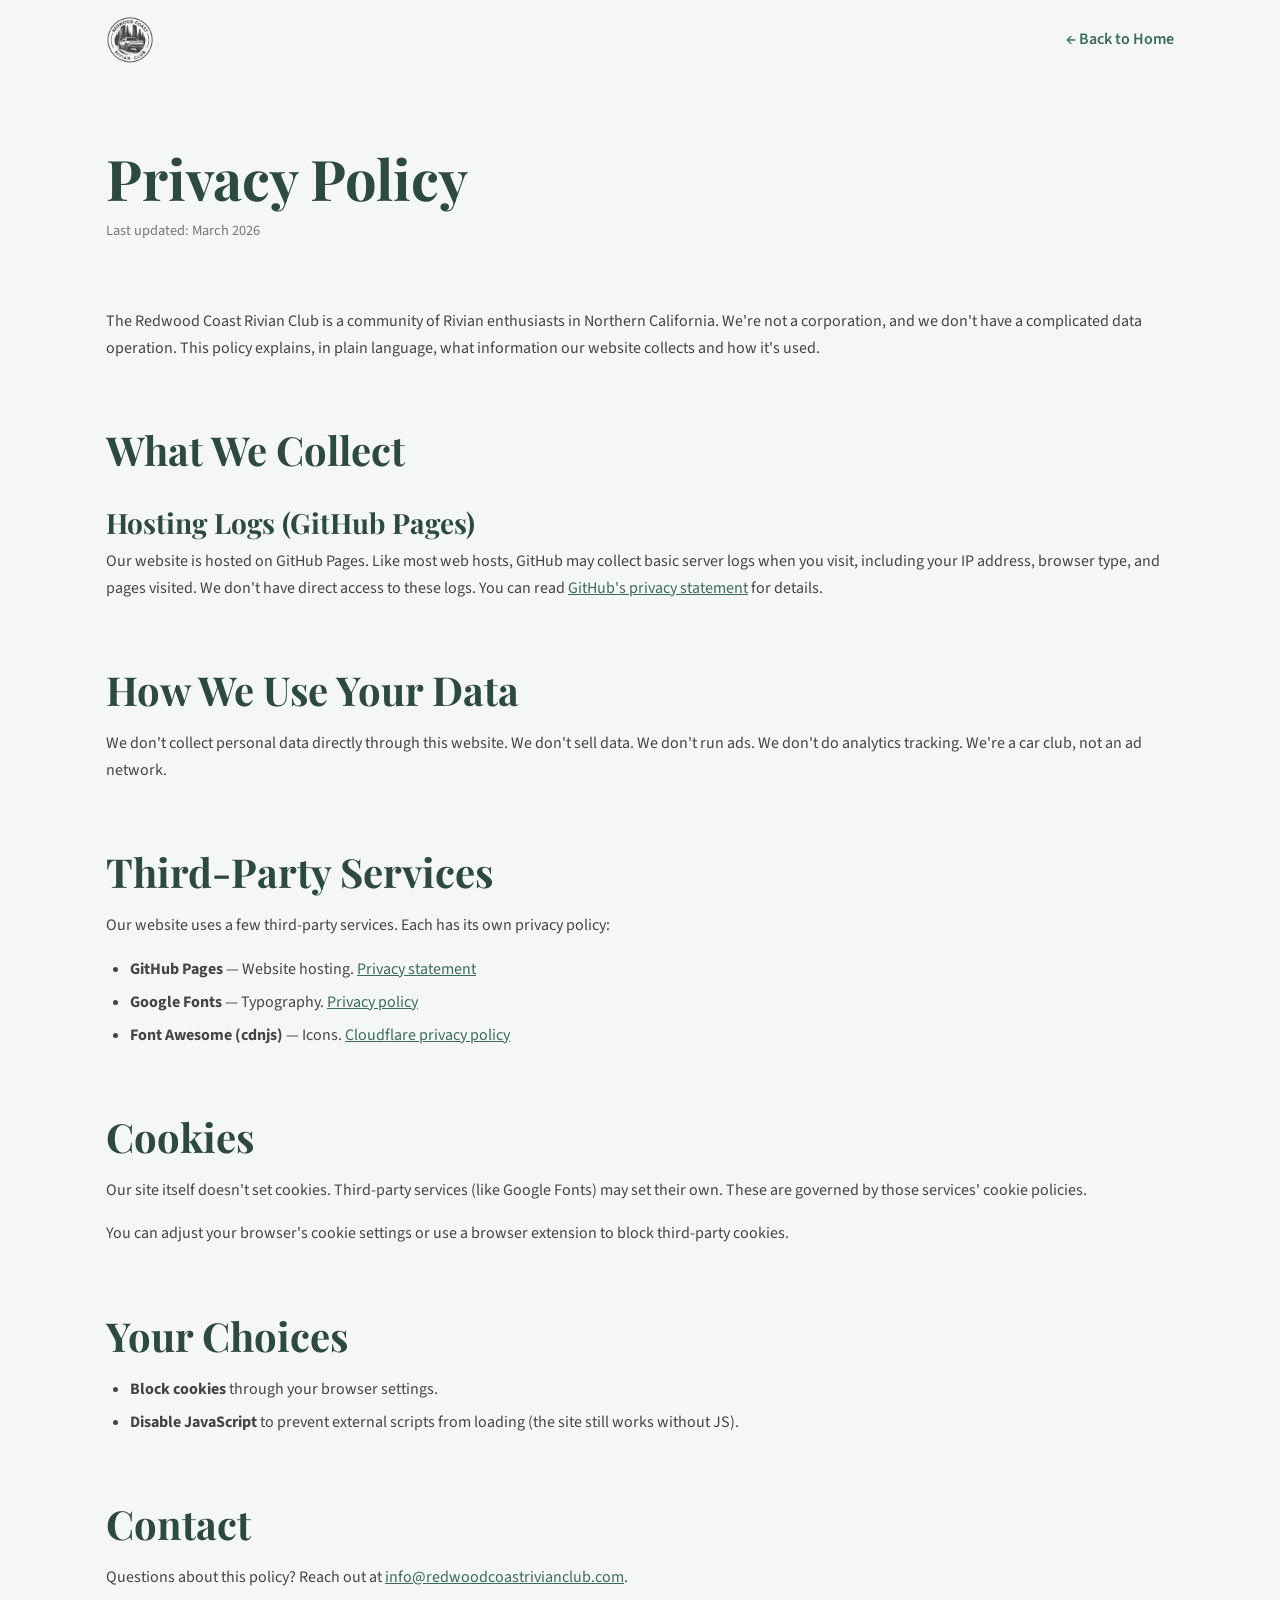
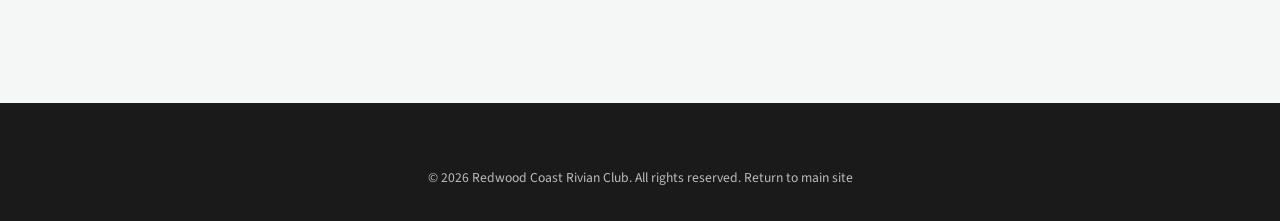
<file: privacy.html>
<!DOCTYPE html>
<html lang="en">
<head>
  <meta charset="UTF-8">
  <meta name="viewport" content="width=device-width, initial-scale=1.0">
  <title>Privacy Policy — Redwood Coast Rivian Club</title>
  <meta name="description" content="Privacy policy for the Redwood Coast Rivian Club website.">
  <link rel="preconnect" href="https://fonts.googleapis.com">
  <link rel="preconnect" href="https://fonts.gstatic.com" crossorigin>
  <link href="https://fonts.googleapis.com/css2?family=Playfair+Display:wght@400;700&family=Source+Sans+3:wght@400;600;700&display=swap" rel="stylesheet">
  <link rel="stylesheet" href="css/style.css">
  <style>
    /* Privacy page-specific layout */
    .privacy-nav {
      display: flex;
      align-items: center;
      justify-content: space-between;
      height: var(--nav-height);
    }
    .privacy-nav img {
      height: 48px;
      width: auto;
    }
    .privacy-nav a {
      font-weight: 600;
    }
    .privacy-body {
      padding-top: var(--space-lg);
      padding-bottom: var(--space-xl);
    }
    .privacy-body h1 {
      margin-bottom: var(--space-xs);
    }
    .privacy-body .last-updated {
      color: #777;
      font-size: 0.9rem;
      margin-bottom: var(--space-lg);
    }
    .privacy-body h2 {
      margin-top: var(--space-lg);
      margin-bottom: var(--space-sm);
    }
    .privacy-body h3 {
      margin-top: var(--space-md);
      margin-bottom: var(--space-xs);
    }
    .privacy-body p,
    .privacy-body li {
      color: #444;
      line-height: 1.7;
    }
    .privacy-body ul {
      list-style: disc;
      padding-left: 1.5rem;
      margin-bottom: var(--space-sm);
    }
    .privacy-body ul li {
      margin-bottom: 6px;
    }
    .privacy-body a {
      text-decoration: underline;
    }
  </style>
</head>
<body>

  <!-- Simplified Navigation -->
  <nav class="nav">
    <div class="container privacy-nav">
      <a href="index.html">
        <img src="images/logo-dark.png" alt="Redwood Coast Rivian Club">
      </a>
      <a href="index.html">&larr; Back to Home</a>
    </div>
  </nav>

  <!-- Privacy Policy Content -->
  <main class="privacy-body">
    <div class="container">

      <h1>Privacy Policy</h1>
      <p class="last-updated">Last updated: March 2026</p>

      <p>The Redwood Coast Rivian Club is a community of Rivian enthusiasts in Northern California. We're not a corporation, and we don't have a complicated data operation. This policy explains, in plain language, what information our website collects and how it's used.</p>

      <h2>What We Collect</h2>

      <h3>Hosting Logs (GitHub Pages)</h3>
      <p>Our website is hosted on GitHub Pages. Like most web hosts, GitHub may collect basic server logs when you visit, including your IP address, browser type, and pages visited. We don't have direct access to these logs. You can read <a href="https://docs.github.com/en/site-policy/privacy-policies/github-general-privacy-statement" target="_blank" rel="noopener">GitHub's privacy statement</a> for details.</p>

      <h2>How We Use Your Data</h2>
      <p>We don't collect personal data directly through this website. We don't sell data. We don't run ads. We don't do analytics tracking. We're a car club, not an ad network.</p>

      <h2>Third-Party Services</h2>
      <p>Our website uses a few third-party services. Each has its own privacy policy:</p>
      <ul>
        <li><strong>GitHub Pages</strong> — Website hosting. <a href="https://docs.github.com/en/site-policy/privacy-policies/github-general-privacy-statement" target="_blank" rel="noopener">Privacy statement</a></li>
        <li><strong>Google Fonts</strong> — Typography. <a href="https://policies.google.com/privacy" target="_blank" rel="noopener">Privacy policy</a></li>
        <li><strong>Font Awesome (cdnjs)</strong> — Icons. <a href="https://www.cloudflare.com/privacypolicy/" target="_blank" rel="noopener">Cloudflare privacy policy</a></li>
      </ul>

      <h2>Cookies</h2>
      <p>Our site itself doesn't set cookies. Third-party services (like Google Fonts) may set their own. These are governed by those services' cookie policies.</p>
      <p>You can adjust your browser's cookie settings or use a browser extension to block third-party cookies.</p>

      <h2>Your Choices</h2>
      <ul>
        <li><strong>Block cookies</strong> through your browser settings.</li>
        <li><strong>Disable JavaScript</strong> to prevent external scripts from loading (the site still works without JS).</li>
      </ul>

      <h2>Contact</h2>
      <p>Questions about this policy? Reach out at <a href="mailto:info@redwoodcoastrivianclub.com">info@redwoodcoastrivianclub.com</a>.</p>

    </div>
  </main>

  <!-- Footer -->
  <footer class="footer">
    <div class="container">
      <div class="footer-bottom" style="border-top: none; padding-top: 0;">
        <p>&copy; 2026 Redwood Coast Rivian Club. All rights reserved. <a href="index.html" style="color: rgba(255,255,255,0.7);">Return to main site</a></p>
      </div>
    </div>
  </footer>

</body>
</html>
</file>
<file: css/style.css>
/* ============================
   Redwood Coast Rivian Club
   PNW Nature Theme
   ============================ */

:root {
  /* Brand palette — Pacific Northwest Nature */
  --forest: #2D4A3E;
  --evergreen: #3A6B5C;
  --mist: #B8C9C0;
  --fog: #E8EDEA;
  --cloud: #F5F7F6;
  --bark: #8B6F4E;
  --white: #FFFFFF;
  --charcoal: #1A1A1A;

  /* Typography */
  --font-heading: 'Playfair Display', Georgia, serif;
  --font-body: 'Source Sans 3', -apple-system, BlinkMacSystemFont, sans-serif;

  /* Spacing */
  --space-xs: 8px;
  --space-sm: 16px;
  --space-md: 32px;
  --space-lg: 64px;
  --space-xl: 96px;

  /* Layout */
  --nav-height: 80px;
  --container-max: 1100px;
  --hero-image-opacity: 0.72;

  /* Radius */
  --radius-sm: 6px;
  --radius-md: 12px;
  --radius-lg: 20px;

  /* Shadows */
  --shadow-sm: 0 2px 8px rgba(0,0,0,0.06);
  --shadow-md: 0 8px 24px rgba(0,0,0,0.10);
  --shadow-lg: 0 16px 48px rgba(0,0,0,0.14);
}

/* ============================
   Reset
   ============================ */

*,
*::before,
*::after {
  box-sizing: border-box;
  margin: 0;
  padding: 0;
}

html {
  scroll-behavior: smooth;
  scroll-padding-top: var(--nav-height);
}

body {
  font-family: var(--font-body);
  font-size: 1rem;
  line-height: 1.6;
  color: var(--charcoal);
  background-color: var(--cloud);
  -webkit-font-smoothing: antialiased;
  -moz-osx-font-smoothing: grayscale;
}

img {
  max-width: 100%;
  height: auto;
  display: block;
}

ul, ol {
  list-style: none;
}

a {
  color: var(--evergreen);
  text-decoration: none;
  transition: color 0.3s ease;
}

a:hover {
  color: var(--forest);
}

/* ============================
   Typography
   ============================ */

h1, h2, h3, h4, h5, h6 {
  font-family: var(--font-heading);
  font-weight: 700;
  line-height: 1.2;
  color: var(--forest);
}

h1 {
  font-size: clamp(2rem, 5vw, 3.5rem);
}

h2 {
  font-size: clamp(1.6rem, 4vw, 2.5rem);
}

h3 {
  font-size: clamp(1.25rem, 3vw, 1.75rem);
}

h4 {
  font-size: clamp(1.1rem, 2.5vw, 1.35rem);
}

h5 {
  font-size: clamp(1rem, 2vw, 1.15rem);
}

h6 {
  font-size: clamp(0.9rem, 1.5vw, 1rem);
}

p {
  margin-bottom: var(--space-sm);
}

/* ============================
   Layout Utilities
   ============================ */

.container {
  max-width: var(--container-max);
  margin-left: auto;
  margin-right: auto;
  padding-left: var(--space-sm);
  padding-right: var(--space-sm);
}

.section {
  padding-top: var(--space-xl);
  padding-bottom: var(--space-xl);
}

.section-header {
  text-align: center;
  margin-bottom: var(--space-lg);
}

.section-header h2 {
  margin-bottom: var(--space-xs);
}

.section-header p {
  font-size: 1.125rem;
  color: var(--evergreen);
  max-width: 600px;
  margin-left: auto;
  margin-right: auto;
}

/* ============================
   Buttons
   ============================ */

.btn {
  display: inline-block;
  padding: 14px 32px;
  border-radius: var(--radius-sm);
  font-family: var(--font-body);
  font-size: 1rem;
  font-weight: 600;
  text-align: center;
  cursor: pointer;
  border: 2px solid transparent;
  transition: all 0.3s ease;
}

.btn-primary {
  background-color: var(--evergreen);
  color: var(--white);
  border-color: var(--evergreen);
}

.btn-primary:hover {
  background-color: var(--forest);
  border-color: var(--forest);
  color: var(--white);
  transform: translateY(-2px);
  box-shadow: var(--shadow-md);
}

.btn-outline {
  background-color: transparent;
  color: var(--white);
  border-color: var(--white);
}

.btn-outline:hover {
  background-color: var(--white);
  color: var(--forest);
  transform: translateY(-2px);
  box-shadow: var(--shadow-md);
}

/* ============================
   Navigation
   ============================ */

.nav {
  position: sticky;
  top: 0;
  z-index: 1500;
  background: rgba(245, 247, 246, 0.85);
  backdrop-filter: blur(12px);
  -webkit-backdrop-filter: blur(12px);
  transition: background 0.3s ease, box-shadow 0.3s ease;
}

.nav.scrolled {
  background: rgba(245, 247, 246, 0.95);
  box-shadow: var(--shadow-sm);
}

.nav-inner {
  display: flex;
  align-items: center;
  justify-content: space-between;
  height: var(--nav-height);
}

.nav-logo {
  display: flex;
  align-items: center;
  gap: var(--space-xs);
}

.nav-logo img {
  height: 48px;
  width: auto;
}

.nav-logo-text {
  font-family: var(--font-heading);
  font-size: 1.1rem;
  font-weight: 700;
  color: var(--forest);
  white-space: nowrap;
}

.nav-menu {
  display: flex;
  align-items: center;
  gap: var(--space-lg);
}

.nav-links {
  display: flex;
  gap: 32px;
  align-items: center;
}

.nav-link {
  font-weight: 600;
  color: var(--charcoal);
  position: relative;
  font-size: 0.95rem;
  letter-spacing: 0.01em;
}

.nav-link::after {
  content: '';
  position: absolute;
  bottom: -4px;
  left: 0;
  width: 100%;
  height: 2px;
  background-color: var(--evergreen);
  transform: scaleX(0);
  transform-origin: right;
  transition: transform 0.3s ease;
}

.nav-link:hover {
  color: var(--evergreen);
}

.nav-link:hover::after {
  transform: scaleX(1);
  transform-origin: left;
}

.nav-link.active {
  color: var(--evergreen);
}

.nav-link.active::after {
  transform: scaleX(1);
}

.nav-social {
  display: flex;
  gap: 16px;
  font-size: 1.1rem;
}

.nav-social a {
  color: var(--charcoal);
  transition: color 0.3s ease, transform 0.3s ease;
}

.nav-social a:hover {
  color: var(--evergreen);
  transform: translateY(-1px);
}

/* Hamburger toggle */
.nav-toggle {
  display: none;
  flex-direction: column;
  justify-content: center;
  align-items: center;
  gap: 5px;
  width: 40px;
  height: 40px;
  background: none;
  border: none;
  cursor: pointer;
  padding: 0;
  z-index: 1501;
}

.nav-toggle span {
  display: block;
  width: 24px;
  height: 2px;
  background-color: var(--charcoal);
  border-radius: 2px;
  transition: transform 0.3s ease, opacity 0.3s ease;
}

.nav-toggle.active span:nth-child(1) {
  transform: translateY(7px) rotate(45deg);
  background-color: var(--white);
}

.nav-toggle.active span:nth-child(2) {
  opacity: 0;
}

.nav-toggle.active span:nth-child(3) {
  transform: translateY(-7px) rotate(-45deg);
  background-color: var(--white);
}

/* Mobile menu */
body.menu-open {
  overflow: hidden;
}

@media (max-width: 768px) {
  .nav-logo-text {
    display: none;
  }

  .nav-toggle {
    display: flex;
  }

  .nav-menu {
    position: fixed;
    inset: 0;
    background: var(--forest);
    flex-direction: column;
    justify-content: center;
    align-items: center;
    gap: var(--space-lg);
    opacity: 0;
    visibility: hidden;
    transition: opacity 0.4s ease, visibility 0.4s ease;
    z-index: 2000;
    pointer-events: none;
  }

  .nav-menu.active {
    opacity: 1;
    visibility: visible;
    pointer-events: auto;
  }

  .nav-links {
    flex-direction: column;
    gap: var(--space-md);
    text-align: center;
  }

  .nav-link {
    font-size: 1.6rem;
    color: var(--white);
    opacity: 0;
    transform: translateY(20px);
    transition: opacity 0.4s ease, transform 0.4s ease, color 0.3s ease;
  }

  .nav-link::after {
    background-color: var(--white);
    bottom: -6px;
  }

  .nav-link:hover {
    color: var(--mist);
  }

  .nav-menu.active .nav-link {
    opacity: 1;
    transform: translateY(0);
  }

  .nav-link.active {
    color: var(--mist);
  }

  .nav-link.active::after {
    background-color: var(--white);
  }

  .nav-menu.active li:nth-child(1) .nav-link { transition-delay: 0.1s; }
  .nav-menu.active li:nth-child(2) .nav-link { transition-delay: 0.15s; }
  .nav-menu.active li:nth-child(3) .nav-link { transition-delay: 0.2s; }
  .nav-menu.active li:nth-child(4) .nav-link { transition-delay: 0.25s; }

  .nav-social {
    gap: var(--space-md);
    font-size: 1.4rem;
  }

  .nav-social a {
    color: rgba(255, 255, 255, 0.7);
  }

  .nav-social a:hover {
    color: var(--white);
  }
}

/* ============================
   Hero Section
   ============================ */

.hero {
  position: relative;
  min-height: 100vh;
  min-height: 100svh;
  display: flex;
  align-items: center;
  justify-content: center;
  overflow: hidden;
  background-color: var(--forest);
}

.hero-bg {
  position: absolute;
  inset: 0;
  width: 100%;
  height: 100%;
  object-fit: cover;
  opacity: var(--hero-image-opacity);
  z-index: 1;
}

.hero-overlay {
  position: absolute;
  inset: 0;
  background: linear-gradient(
    to bottom,
    rgba(26, 26, 26, 0.15) 0%,
    rgba(26, 26, 26, 0.05) 40%,
    rgba(26, 26, 26, 0.2) 100%
  );
  z-index: 2;
  pointer-events: none;
}

.hero-content {
  position: relative;
  z-index: 3;
  text-align: center;
  max-width: 800px;
  padding-top: var(--space-lg);
  padding-bottom: var(--space-lg);
}

.hero-title {
  color: var(--white);
  font-size: clamp(3rem, 8vw, 5.5rem);
  letter-spacing: -0.02em;
  margin-bottom: var(--space-md);
  line-height: 1.05;
}

.hero-subtitle {
  color: rgba(255, 255, 255, 0.85);
  font-size: clamp(1.1rem, 2.5vw, 1.35rem);
  margin-bottom: var(--space-lg);
  max-width: 550px;
  margin-left: auto;
  margin-right: auto;
  line-height: 1.6;
}

.hero-actions {
  display: flex;
  gap: var(--space-sm);
  justify-content: center;
  flex-wrap: wrap;
}

/* ============================
   About Section
   ============================ */

.about {
  background-color: var(--fog);
}

.about-grid {
  display: grid;
  grid-template-columns: repeat(3, 1fr);
  gap: var(--space-md);
}

.about-card {
  background: var(--white);
  padding: var(--space-lg) var(--space-md);
  border-radius: var(--radius-md);
  box-shadow: var(--shadow-sm);
  text-align: center;
  transition: transform 0.3s ease, box-shadow 0.3s ease;
}

.about-card:hover {
  transform: translateY(-4px);
  box-shadow: var(--shadow-md);
}

.about-card i {
  font-size: 2rem;
  color: var(--evergreen);
  margin-bottom: var(--space-sm);
  display: inline-flex;
  align-items: center;
  justify-content: center;
  width: 64px;
  height: 64px;
  border-radius: 50%;
  background: rgba(58, 107, 92, 0.1);
}

.about-card h3 {
  margin-bottom: var(--space-xs);
}

.about-card p {
  color: #555;
  margin-bottom: 0;
}

@media (max-width: 768px) {
  .about-grid {
    grid-template-columns: 1fr;
  }
}

/* ============================
   Events Section
   ============================ */

.events-grid {
  display: grid;
  gap: var(--space-md);
  grid-template-columns: repeat(auto-fit, minmax(280px, 1fr));
}

.event-card {
  display: flex;
  background: var(--white);
  border-radius: var(--radius-md);
  overflow: hidden;
  box-shadow: var(--shadow-sm);
  transition: transform 0.3s ease, box-shadow 0.3s ease;
}

.event-card:hover {
  transform: translateY(-4px);
  box-shadow: var(--shadow-md);
}

.event-date {
  display: flex;
  flex-direction: column;
  align-items: center;
  justify-content: center;
  min-width: 80px;
  padding: var(--space-sm);
  background: var(--bark);
  color: var(--white);
}

.event-month {
  font-size: 0.8rem;
  text-transform: uppercase;
  letter-spacing: 0.1em;
  font-weight: 600;
}

.event-day {
  font-size: 1.8rem;
  font-weight: 700;
  font-family: var(--font-heading);
  line-height: 1;
}

.event-details {
  padding: var(--space-md);
  flex: 1;
}

.event-details h3 {
  margin-bottom: var(--space-xs);
  color: var(--forest);
}

.event-location {
  font-size: 0.9rem;
  color: var(--bark);
  margin-bottom: var(--space-xs);
}

.event-location i {
  margin-right: 4px;
}

.event-desc {
  color: #555;
  font-size: 0.95rem;
  margin-bottom: var(--space-sm);
}

.event-link {
  font-weight: 600;
  color: var(--evergreen);
  display: inline-flex;
  align-items: center;
  gap: 6px;
}

.event-link i {
  transition: transform 0.3s ease;
}

.event-link:hover {
  color: var(--forest);
}

.event-link:hover i {
  transform: translateX(4px);
}

.events-note {
  text-align: center;
  font-size: 0.95rem;
  color: #666;
  margin-top: var(--space-md);
}

.events-note a {
  color: var(--evergreen);
  font-weight: 600;
  text-decoration: none;
}

.events-note a:hover {
  text-decoration: underline;
}

.events-empty {
  text-align: center;
  padding: var(--space-lg);
  color: #777;
}

.events-empty i {
  font-size: 2.5rem;
  margin-bottom: var(--space-sm);
  color: var(--mist);
}

@media (max-width: 480px) {
  .event-card {
    flex-direction: column;
  }

  .event-date {
    flex-direction: row;
    min-width: unset;
    gap: var(--space-xs);
    padding: var(--space-xs) var(--space-sm);
  }

  .event-day {
    font-size: 1.4rem;
  }
}

/* ============================
   Join Section
   ============================ */

.join-content {
  text-align: center;
  max-width: 600px;
  margin: 0 auto;
}

.join .btn-primary {
  font-size: 1.1rem;
  padding: 16px 40px;
}

/* ============================
   Footer
   ============================ */

.footer {
  background: var(--charcoal);
  color: rgba(255, 255, 255, 0.7);
  padding: var(--space-lg) 0 var(--space-md);
}

.footer-inner {
  display: grid;
  grid-template-columns: 2fr 1fr 1fr;
  gap: var(--space-lg);
  margin-bottom: var(--space-lg);
}

.footer-brand img {
  height: 48px;
  width: auto;
  margin-bottom: var(--space-sm);
}

.footer-brand p {
  font-size: 0.85rem;
  line-height: 1.6;
  color: rgba(255, 255, 255, 0.5);
}

.footer-brand p a {
  color: rgba(255, 255, 255, 0.6);
  text-decoration: underline;
}

.footer-brand p a:hover {
  color: rgba(255, 255, 255, 0.8);
}

.footer-links {
  display: flex;
  flex-direction: column;
  gap: var(--space-xs);
}

.footer-links a {
  color: rgba(255, 255, 255, 0.7);
  transition: color 0.3s ease;
}

.footer-links a:hover {
  color: var(--white);
}

.footer-social {
  display: flex;
  gap: var(--space-sm);
  font-size: 1.2rem;
}

.footer-social a {
  color: rgba(255, 255, 255, 0.7);
  transition: color 0.3s ease, transform 0.3s ease;
}

.footer-social a:hover {
  color: var(--white);
  transform: translateY(-1px);
}

.footer-bottom {
  border-top: 1px solid rgba(255, 255, 255, 0.1);
  padding-top: var(--space-sm);
  text-align: center;
  font-size: 0.85rem;
}

.footer-bottom p {
  margin-bottom: 0;
}

@media (max-width: 768px) {
  .footer-inner {
    grid-template-columns: 1fr;
    text-align: center;
  }

  .footer-social {
    justify-content: center;
  }

  .footer-links {
    align-items: center;
  }
}

/* ============================
   Scroll-triggered Animations
   ============================ */

.animate-on-scroll {
  opacity: 0;
  transform: translateY(24px);
  transition: opacity 0.7s ease-out, transform 0.7s ease-out;
  will-change: transform, opacity;
}

.animate-on-scroll.is-visible {
  opacity: 1;
  transform: translateY(0);
}

/* Hero entrance animation */
@keyframes fadeInUp {
  from {
    opacity: 0;
    transform: translateY(30px);
  }
  to {
    opacity: 1;
    transform: translateY(0);
  }
}

.hero-title {
  animation: fadeInUp 1s ease-out 0.2s both;
}

.hero-subtitle {
  animation: fadeInUp 1s ease-out 0.4s both;
}

.hero-actions {
  animation: fadeInUp 1s ease-out 0.6s both;
}
</file>
